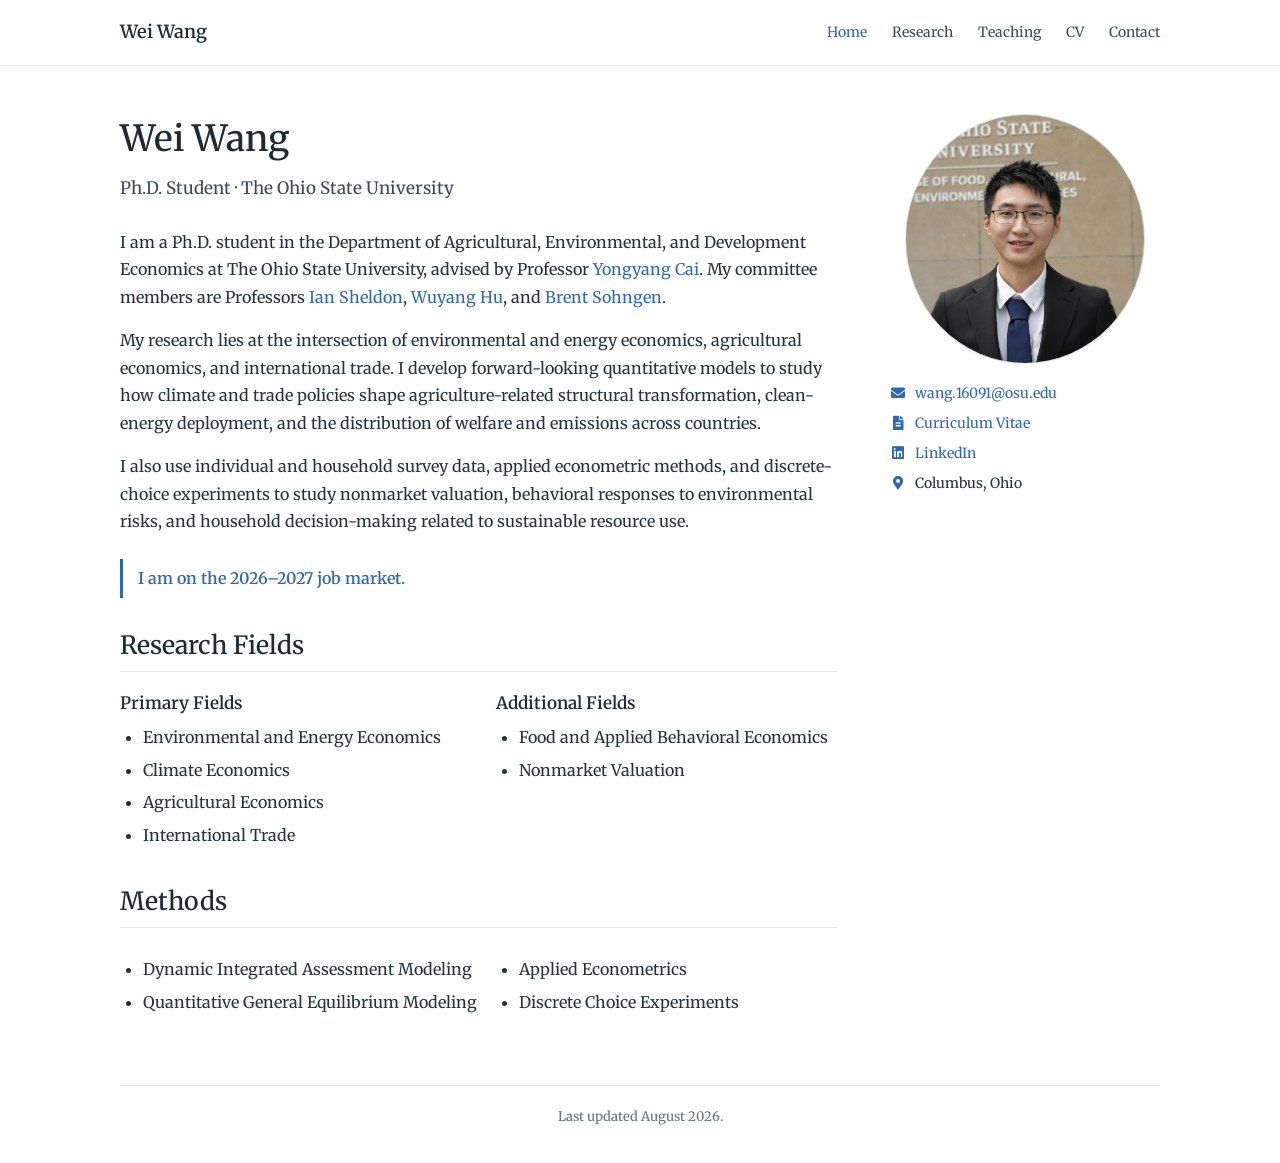
<file: index.html>
<!DOCTYPE html>
<html lang="en">
<head>
    <meta charset="UTF-8">
<meta name="viewport" content="width=device-width, initial-scale=1.0">
    <meta http-equiv="Cache-Control" content="no-cache, no-store, must-revalidate">
    <meta http-equiv="Pragma" content="no-cache">
    <meta http-equiv="Expires" content="0">
<meta name="author" content="Wei Wang">
<link rel="stylesheet"
      href="https://fonts.googleapis.com/css2?family=Merriweather:wght@300;400;500;600&display=swap">
<link rel="stylesheet"
      href="https://cdnjs.cloudflare.com/ajax/libs/font-awesome/5.15.3/css/all.min.css">
<link rel="stylesheet" href="styles.css?v=20260829-2339">
    <meta name="description"
          content="Wei Wang is a Ph.D. student in Agricultural, Environmental, and Development Economics at The Ohio State University.">
    <meta name="keywords"
          content="Wei Wang, Environmental Economics, Energy Economics, Climate Economics, Agricultural Economics, International Trade, Integrated Assessment Modeling, Applied Econometrics, Discrete Choice Experiments">
    <meta property="og:title" content="Wei Wang | The Ohio State University">
    <meta property="og:description"
          content="Research in environmental economics, energy economics, agricultural economics, international trade, climate policy, and household environmental decision-making.">
    <meta property="og:type" content="website">
    <meta property="og:url" content="https://weiwang-econ.github.io/">
    <title>Wei Wang | The Ohio State University</title>
</head>
<body>
    <nav class="top-nav">
    <div class="nav-container">
        <a class="site-name" href="index.html?v=20260829-2339">Wei Wang</a>
        <div class="nav-links">
            <a href="index.html?v=20260829-2339" class="active">Home</a>
            <a href="research.html?v=20260829-2339">Research</a>
            <a href="teaching.html?v=20260829-2339">Teaching</a>
            <a href="Wei_Wang_CV_20260805.pdf" target="_blank" rel="noopener">CV</a>
            <a href="contact.html?v=20260829-2339">Contact</a>
        </div>
    </div>
</nav>

    <div class="page-shell">
        <main class="content">
            <section class="section">
                <h1>Wei Wang</h1>
                <p class="page-subtitle">
                    Ph.D. Student · The Ohio State University
                </p>

                <p class="lead">
                    I am a Ph.D. student in the Department of Agricultural,
                    Environmental, and Development Economics at The Ohio State University,
                    advised by Professor
                    <a href="https://cfaes.osu.edu/person/yongyang-cai" target="_blank" rel="noopener">Yongyang Cai</a>.
                    My committee members are Professors
                    <a href="https://cfaes.osu.edu/person/ian-sheldon" target="_blank" rel="noopener">Ian Sheldon</a>,
                    <a href="https://cfaes.osu.edu/person/wuyang-hu" target="_blank" rel="noopener">Wuyang Hu</a>,
                    and
                    <a href="https://cfaes.osu.edu/person/brent-sohngen" target="_blank" rel="noopener">Brent Sohngen</a>.
                </p>

                <p>
                    My research lies at the intersection of environmental and energy economics,
                    agricultural economics, and international trade. I develop forward-looking
                    quantitative models to study how climate and trade policies shape
                    agriculture-related structural transformation, clean-energy deployment, and the
                    distribution of welfare and emissions across countries.
                </p>

                <p>
                    I also use individual and household survey data, applied econometric methods,
                    and discrete-choice experiments to study nonmarket valuation, behavioral
                    responses to environmental risks, and household decision-making related to
                    sustainable resource use.
                </p>

                <p class="job-market-note">
                    I am on the 2026–2027 job market.
                </p>
            </section>
            <section class="section home-fields-section">
                <h2 class="section-title">Research Fields</h2>

                <div class="fields-columns">
                    <div class="field-column">
                        <h3 class="field-subtitle">Primary Fields</h3>
                        <ul class="field-list">
                            <li>Environmental and Energy Economics</li>
                            <li>Climate Economics</li>
                            <li>Agricultural Economics</li>
                            <li>International Trade</li>
                        </ul>
                    </div>

                    <div class="field-column">
                        <h3 class="field-subtitle">Additional Fields</h3>
                        <ul class="field-list">
                            <li>Food and Applied Behavioral Economics</li>
                            <li>Nonmarket Valuation</li>
                        </ul>
                    </div>
                </div>
            </section>

            
            
            <section class="section home-methods-section">
                <h2 class="section-title">Methods</h2>

                <div class="methods-columns">
                    <div class="method-column method-column-modeling">
                        <ul class="field-list method-list">
                            <li>Dynamic Integrated Assessment Modeling</li>
                            <li>Quantitative General Equilibrium Modeling</li>
                        </ul>
                    </div>

                    <div class="method-column method-column-empirical">
                        <ul class="field-list method-list">
                            <li>Applied Econometrics</li>
                            <li>Discrete Choice Experiments</li>
                        </ul>
                    </div>
                </div>
            </section>
        </main>

        <aside class="profile-card">
    <img class="profile-photo" src="wei-wang-profile-20260719.jpg" alt="Wei Wang">
    <div class="profile-contact">
        <a href="mailto:wang.16091@osu.edu">
            <i class="fas fa-envelope" aria-hidden="true"></i>
            <span>wang.16091@osu.edu</span>
        </a>
        <a href="Wei_Wang_CV_20260805.pdf" target="_blank" rel="noopener">
            <i class="fas fa-file-alt" aria-hidden="true"></i>
            <span>Curriculum Vitae</span>
        </a>
        <a href="https://www.linkedin.com/in/wei-wang-a7671337b" target="_blank" rel="noopener">
            <i class="fab fa-linkedin" aria-hidden="true"></i>
            <span>LinkedIn</span>
        </a>
        <span>
            <i class="fas fa-map-marker-alt" aria-hidden="true"></i>
            <span>Columbus, Ohio</span>
        </span>
    </div>
</aside>
    </div>

    <footer class="footer">
    Last updated August 2026.
</footer>
</body>
</html>
</file>
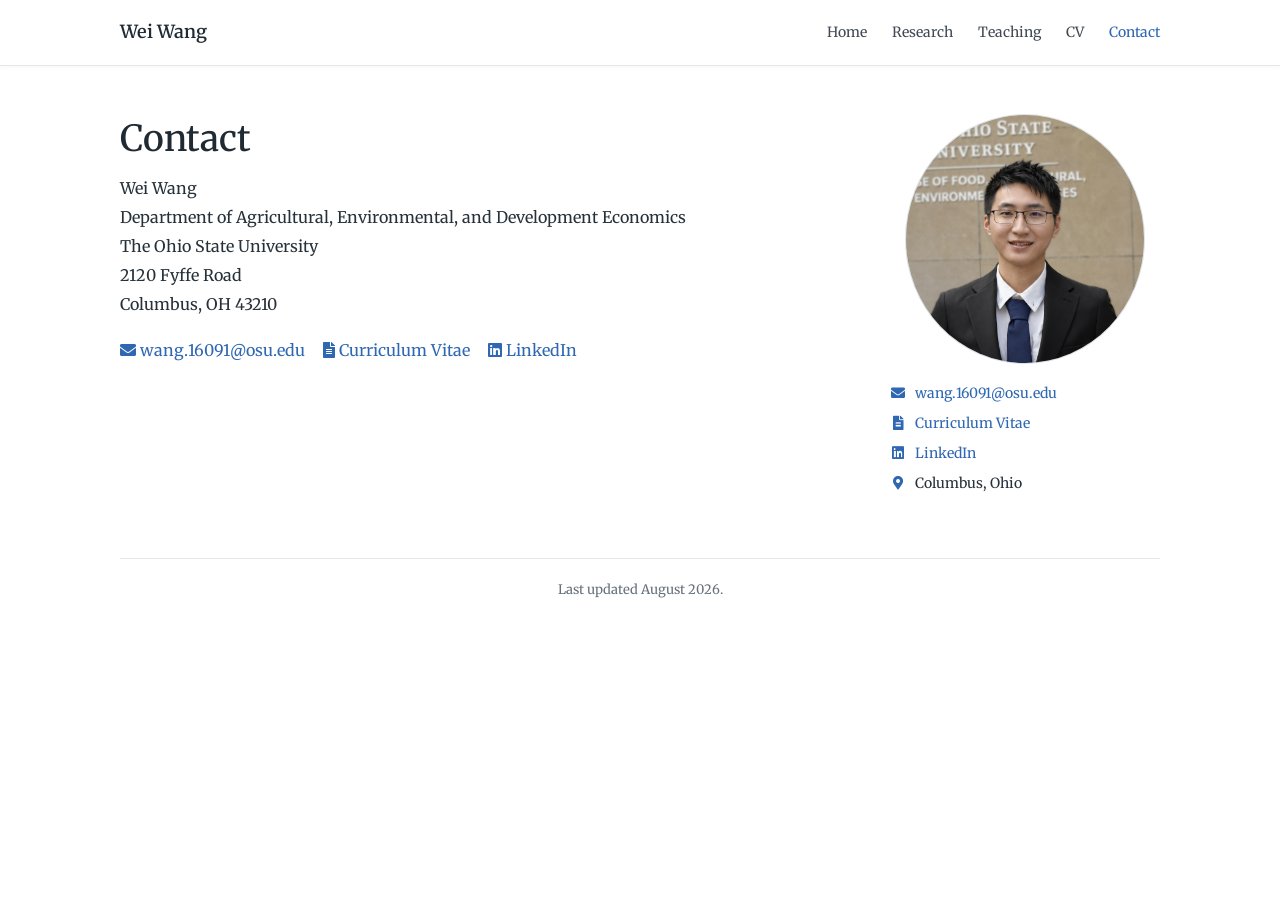
<file: contact.html>
<!DOCTYPE html>
<html lang="en">
<head>
    <meta charset="UTF-8">
<meta name="viewport" content="width=device-width, initial-scale=1.0">
    <meta http-equiv="Cache-Control" content="no-cache, no-store, must-revalidate">
    <meta http-equiv="Pragma" content="no-cache">
    <meta http-equiv="Expires" content="0">
<meta name="author" content="Wei Wang">
<link rel="stylesheet"
      href="https://fonts.googleapis.com/css2?family=Merriweather:wght@300;400;500;600&display=swap">
<link rel="stylesheet"
      href="https://cdnjs.cloudflare.com/ajax/libs/font-awesome/5.15.3/css/all.min.css">
<link rel="stylesheet" href="styles.css?v=20260829-2339">
    <meta name="description" content="Contact information for Wei Wang at The Ohio State University.">
    <title>Contact | Wei Wang</title>
</head>
<body>
    <nav class="top-nav">
    <div class="nav-container">
        <a class="site-name" href="index.html?v=20260829-2339">Wei Wang</a>
        <div class="nav-links">
            <a href="index.html?v=20260829-2339">Home</a>
            <a href="research.html?v=20260829-2339">Research</a>
            <a href="teaching.html?v=20260829-2339">Teaching</a>
            <a href="Wei_Wang_CV_20260805.pdf" target="_blank" rel="noopener">CV</a>
            <a href="contact.html?v=20260829-2339" class="active">Contact</a>
        </div>
    </div>
</nav>

    <div class="page-shell">
        <main class="content">
            <section class="section">
                <h1>Contact</h1>

                <div class="contact-block">
                    <p>
                        Wei Wang<br>
                        Department of Agricultural, Environmental, and Development Economics<br>
                        The Ohio State University<br>
                        2120 Fyffe Road<br>
                        Columbus, OH 43210
                    </p>

                    <div class="contact-actions">
                        <a href="mailto:wang.16091@osu.edu">
                            <i class="fas fa-envelope" aria-hidden="true"></i>
                            wang.16091@osu.edu
                        </a>
                        <a href="Wei_Wang_CV_20260805.pdf" target="_blank" rel="noopener">
                            <i class="fas fa-file-alt" aria-hidden="true"></i>
                            Curriculum Vitae
                        </a>
                        <a href="https://www.linkedin.com/in/wei-wang-a7671337b" target="_blank" rel="noopener">
                            <i class="fab fa-linkedin" aria-hidden="true"></i>
                            LinkedIn
                        </a>
                    </div>
                </div>
            </section>
        </main>

        <aside class="profile-card">
    <img class="profile-photo" src="wei-wang-profile-20260719.jpg" alt="Wei Wang">
    <div class="profile-contact">
        <a href="mailto:wang.16091@osu.edu">
            <i class="fas fa-envelope" aria-hidden="true"></i>
            <span>wang.16091@osu.edu</span>
        </a>
        <a href="Wei_Wang_CV_20260805.pdf" target="_blank" rel="noopener">
            <i class="fas fa-file-alt" aria-hidden="true"></i>
            <span>Curriculum Vitae</span>
        </a>
        <a href="https://www.linkedin.com/in/wei-wang-a7671337b" target="_blank" rel="noopener">
            <i class="fab fa-linkedin" aria-hidden="true"></i>
            <span>LinkedIn</span>
        </a>
        <span>
            <i class="fas fa-map-marker-alt" aria-hidden="true"></i>
            <span>Columbus, Ohio</span>
        </span>
    </div>
</aside>
    </div>

    <footer class="footer">
    Last updated August 2026.
</footer>
</body>
</html>
</file>
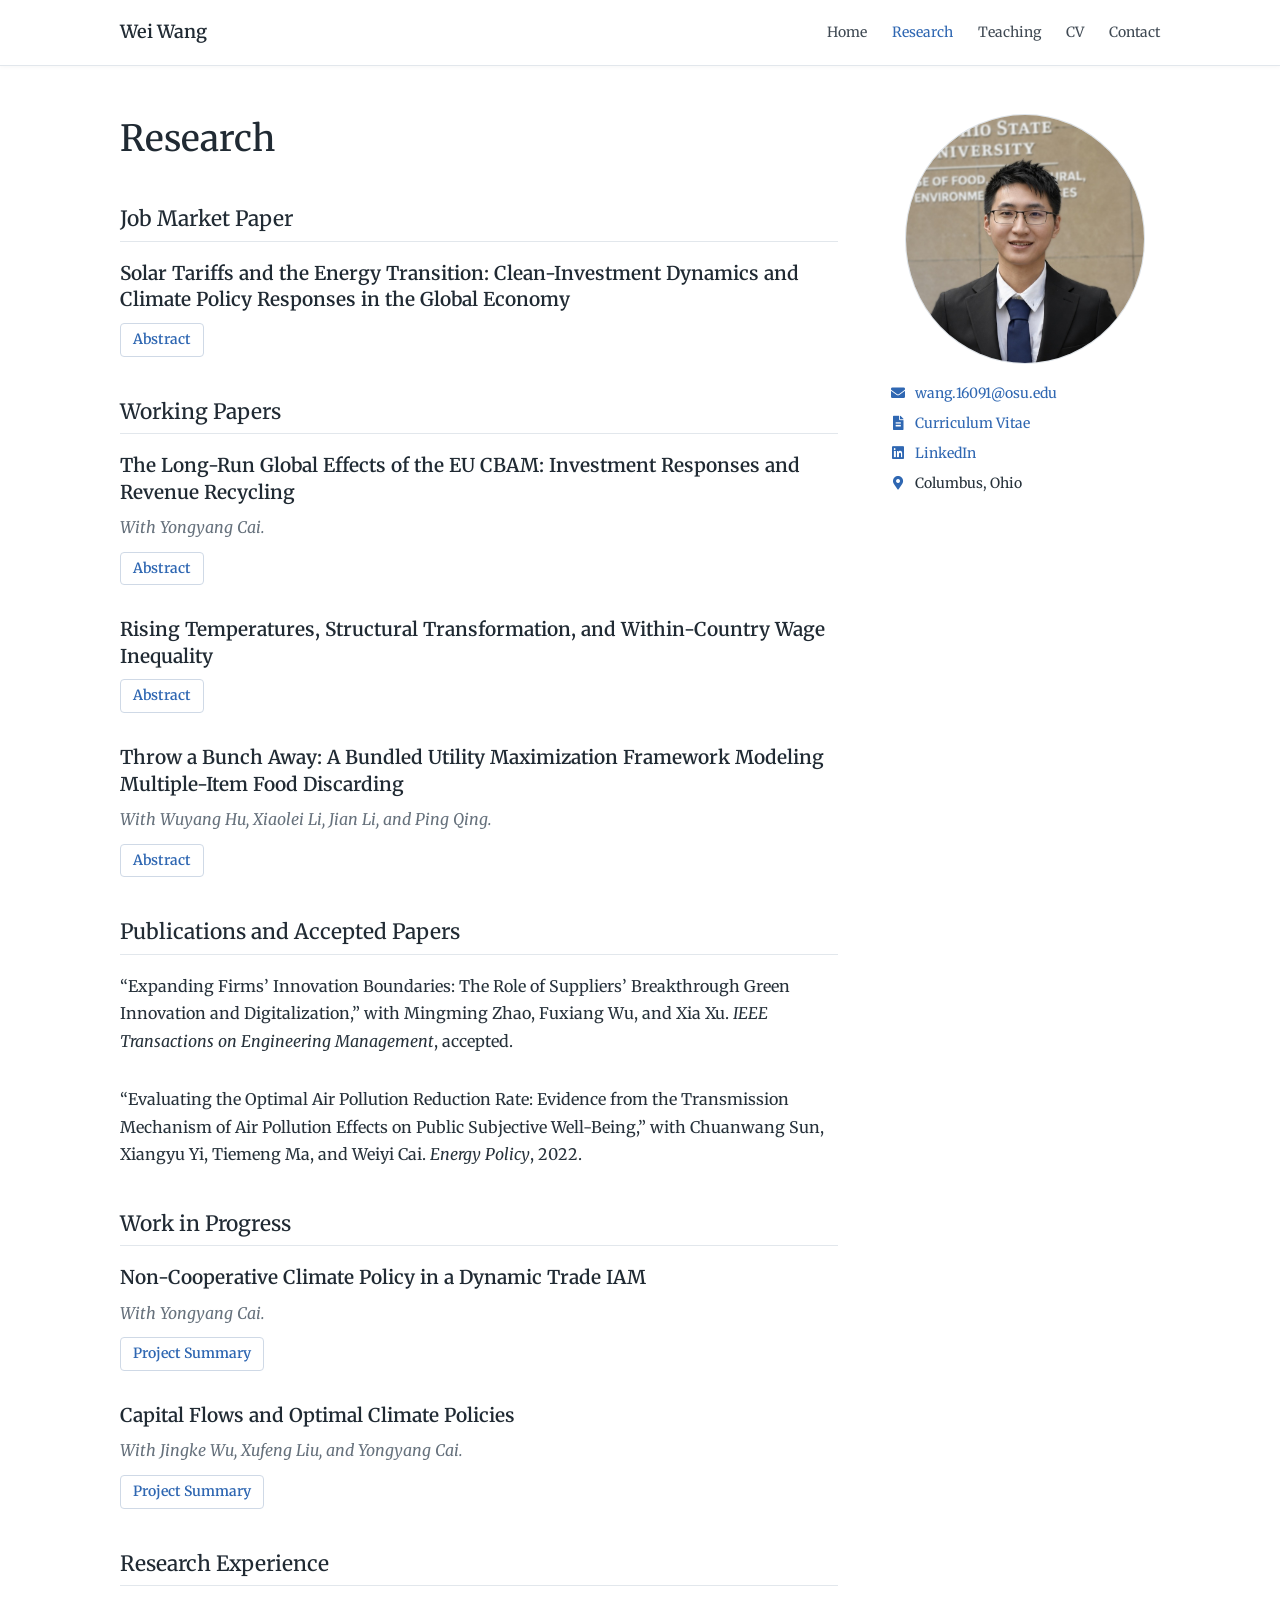
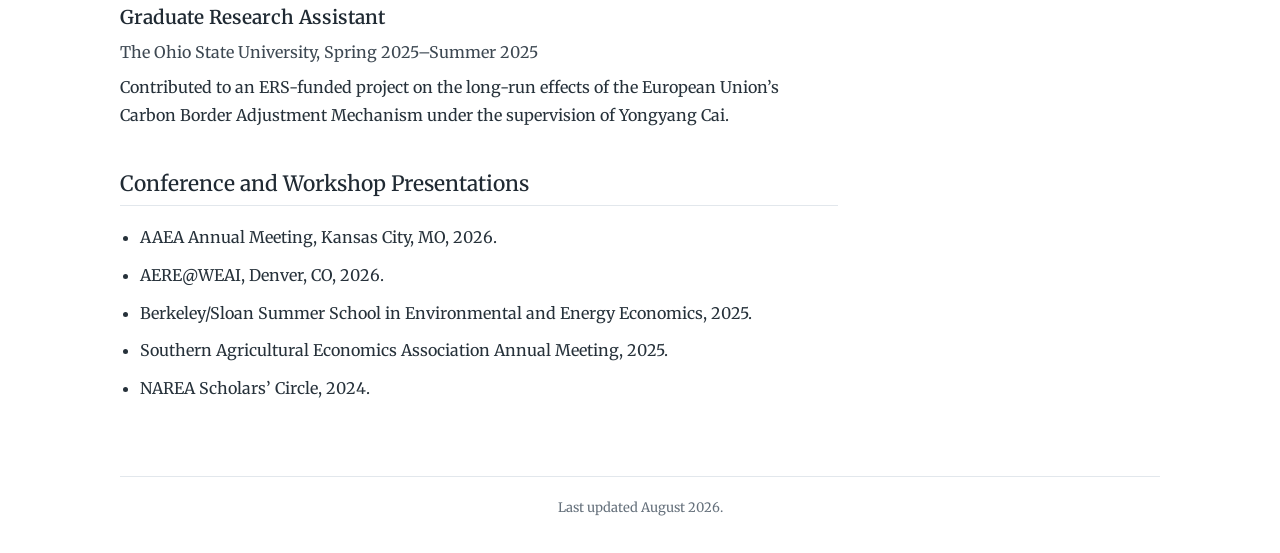
<file: research.html>
<!DOCTYPE html>
<html lang="en">
<head>
    <meta charset="UTF-8">
<meta name="viewport" content="width=device-width, initial-scale=1.0">
    <meta http-equiv="Cache-Control" content="no-cache, no-store, must-revalidate">
    <meta http-equiv="Pragma" content="no-cache">
    <meta http-equiv="Expires" content="0">
<meta name="author" content="Wei Wang">
<link rel="stylesheet"
      href="https://fonts.googleapis.com/css2?family=Merriweather:wght@300;400;500;600&display=swap">
<link rel="stylesheet"
      href="https://cdnjs.cloudflare.com/ajax/libs/font-awesome/5.15.3/css/all.min.css">
<link rel="stylesheet" href="styles.css?v=20260829-2339">
    <meta name="description"
          content="Research by Wei Wang in environmental and energy economics, international trade, and climate economics.">
    <title>Research | Wei Wang</title>
</head>
<body>
    <nav class="top-nav">
    <div class="nav-container">
        <a class="site-name" href="index.html?v=20260829-2339">Wei Wang</a>
        <div class="nav-links">
            <a href="index.html?v=20260829-2339">Home</a>
            <a href="research.html?v=20260829-2339" class="active">Research</a>
            <a href="teaching.html?v=20260829-2339">Teaching</a>
            <a href="Wei_Wang_CV_20260805.pdf" target="_blank" rel="noopener">CV</a>
            <a href="contact.html?v=20260829-2339">Contact</a>
        </div>
    </div>
</nav>

    <div class="page-shell">
        <main class="content">
            <section class="section">
                <h1>Research</h1>

                <h2 class="subsection-title">Job Market Paper</h2>
                <div class="paper">
                    <h3>Solar Tariffs and the Energy Transition: Clean-Investment Dynamics and Climate Policy Responses in the Global Economy</h3>
                    <details class="content-toggle">
                        <summary>Abstract</summary>
                        <div class="toggle-content">
                            <p>Trade protection can support domestic clean-energy manufacturing, but the same products are also capital goods needed for decarbonization. This paper studies that tension in the context of U.S. tariffs on imported solar modules. The central mechanism is that tariffs expand domestic module production while raising the cost of renewable investment, slowing clean-capacity accumulation and increasing emissions. Because countries adjust climate policy and the effects spill across trade partners and the global climate, the domestic gains from protection must be weighed against delayed decarbonization and cross-country welfare losses. The results show that U.S. welfare is hump-shaped in the tariff: moderate protection can be beneficial, but higher tariffs increasingly undermine the energy transition.</p>
                        </div>
                    </details>
                </div>

                <h2 class="subsection-title">Working Papers</h2>

                <div class="paper">
                    <h3>The Long-Run Global Effects of the EU CBAM: Investment Responses and Revenue Recycling</h3>
                    <p class="paper-meta">With Yongyang Cai.</p>
                    <details class="content-toggle">
                        <summary>Abstract</summary>
                        <div class="toggle-content">
                            <p>
                                The EU CBAM is a long-term climate policy, yet its long-run global effects
                                remain insufficiently understood. This paper develops a forward-looking,
                                multi-region dynamic general equilibrium model with endogenous investment
                                and energy transition, sector-level bilateral trade, and climate–economy
                                feedbacks. Allowing productive capital and generation capacity to adjust
                                endogenously increases cumulative emissions reductions through the end of
                                the century by about one-third, mainly because CBAM slows future capital and
                                capacity accumulation rather than inducing stronger reallocation toward
                                cleaner sectors. Revenue use is therefore central to policy design:
                                lump-sum transfers mainly redistribute welfare, while renewable-investment
                                subsidies generate much larger emissions reductions even without
                                learning-by-doing—especially when directed to exporting regions—with
                                learning-by-doing strengthening these gains further, but also producing
                                uneven regional welfare effects.
                            </p>
                        </div>
                    </details>
                </div>

                <div class="paper">
                    <h3>Rising Temperatures, Structural Transformation, and Within-Country Wage Inequality</h3>
                    <details class="content-toggle">
                        <summary>Abstract</summary>
                        <div class="toggle-content">
                            <p>
                                This paper combines individual-level panel data from the China Family Panel
                                Studies with county-level weather data to examine how rising temperatures
                                affect the skill premium. A 1°C increase in annual average temperature lowers
                                the skill premium by approximately 1 percentage point and is accompanied by a
                                2.4-percentage-point shift in employment from the tertiary to the secondary
                                sector. The results suggest that temperature-induced structural transformation
                                toward more climate-exposed and less skill-intensive sectors is an important
                                mechanism.
                            </p>
                        </div>
                    </details>
                </div>

                <div class="paper">
                    <h3>Throw a Bunch Away: A Bundled Utility Maximization Framework Modeling Multiple-Item Food Discarding</h3>
                    <p class="paper-meta">With Wuyang Hu, Xiaolei Li, Jian Li, and Ping Qing.</p>
                    <details class="content-toggle">
                        <summary>Abstract</summary>
                        <div class="toggle-content">
                            <p>
                                This paper develops and empirically tests a bundled utility maximization
                                framework for household decisions to discard multiple near-expiration food
                                items. We find significant, non-monotonic bundle effects: after controlling
                                for food attributes, the additional utility is positive for discarding one
                                item or all items, but negative for discarding exactly two. These findings
                                imply that food-waste interventions targeting individual products may
                                mispredict household behavior unless they account for the combinations of
                                foods households face.
                            </p>
                        </div>
                    </details>
                </div>

                <h2 class="subsection-title">Publications and Accepted Papers</h2>

                <div class="paper">
                    <p>
                        “Expanding Firms’ Innovation Boundaries: The Role of Suppliers’ Breakthrough
                        Green Innovation and Digitalization,” with Mingming Zhao, Fuxiang Wu, and Xia Xu.
                        <em>IEEE Transactions on Engineering Management</em>, accepted.
                    </p>
                </div>

                <div class="paper">
                    <p>
                        “Evaluating the Optimal Air Pollution Reduction Rate: Evidence from the
                        Transmission Mechanism of Air Pollution Effects on Public Subjective
                        Well-Being,” with Chuanwang Sun, Xiangyu Yi, Tiemeng Ma, and Weiyi Cai.
                        <em>Energy Policy</em>, 2022.
                    </p>
                </div>

                <h2 class="subsection-title">Work in Progress</h2>

                <div class="paper">
                    <h3>Non-Cooperative Climate Policy in a Dynamic Trade IAM</h3>
                    <p class="paper-meta">With Yongyang Cai.</p>
                    <details class="content-toggle">
                        <summary>Project Summary</summary>
                        <div class="toggle-content">
                            <p>
                                This project develops an algorithm for solving non-cooperative climate
                                policies in dynamic, multi-region integrated assessment models with bilateral
                                trade and forward-looking investment.
                            </p>
                        </div>
                    </details>
                </div>

                <div class="paper">
                    <h3>Capital Flows and Optimal Climate Policies</h3>
                    <p class="paper-meta">With Jingke Wu, Xufeng Liu, and Yongyang Cai.</p>
                    <details class="content-toggle">
                        <summary>Project Summary</summary>
                        <div class="toggle-content">
                            <p>
                                This project studies how international capital flows, clean and dirty energy
                                investment, and technology spillovers affect optimal climate policy across
                                developed and developing regions.
                            </p>
                        </div>
                    </details>
                </div>


                <h2 class="subsection-title">Research Experience</h2>

                <div class="experience-item">
                    <h3>Graduate Research Assistant</h3>
                    <p class="experience-meta">
                        The Ohio State University, Spring 2025–Summer 2025
                    </p>
                    <p>
                        Contributed to an ERS-funded project on the long-run effects of the
                        European Union’s Carbon Border Adjustment Mechanism under the
                        supervision of Yongyang Cai.
                    </p>
                </div>

                <h2 class="subsection-title">Conference and Workshop Presentations</h2>
                <ul class="presentation-list">
                    <li>AAEA Annual Meeting, Kansas City, MO, 2026.</li>
                    <li>AERE@WEAI, Denver, CO, 2026.</li>
                    <li>Berkeley/Sloan Summer School in Environmental and Energy Economics, 2025.</li>
                    <li>Southern Agricultural Economics Association Annual Meeting, 2025.</li>
                    <li>NAREA Scholars’ Circle, 2024.</li>
                </ul>
            </section>
        </main>

        <aside class="profile-card">
    <img class="profile-photo" src="wei-wang-profile-20260719.jpg" alt="Wei Wang">
    <div class="profile-contact">
        <a href="mailto:wang.16091@osu.edu">
            <i class="fas fa-envelope" aria-hidden="true"></i>
            <span>wang.16091@osu.edu</span>
        </a>
        <a href="Wei_Wang_CV_20260805.pdf" target="_blank" rel="noopener">
            <i class="fas fa-file-alt" aria-hidden="true"></i>
            <span>Curriculum Vitae</span>
        </a>
        <a href="https://www.linkedin.com/in/wei-wang-a7671337b" target="_blank" rel="noopener">
            <i class="fab fa-linkedin" aria-hidden="true"></i>
            <span>LinkedIn</span>
        </a>
        <span>
            <i class="fas fa-map-marker-alt" aria-hidden="true"></i>
            <span>Columbus, Ohio</span>
        </span>
    </div>
</aside>
    </div>

    <footer class="footer">
    Last updated August 2026.
</footer>
</body>
</html>
</file>
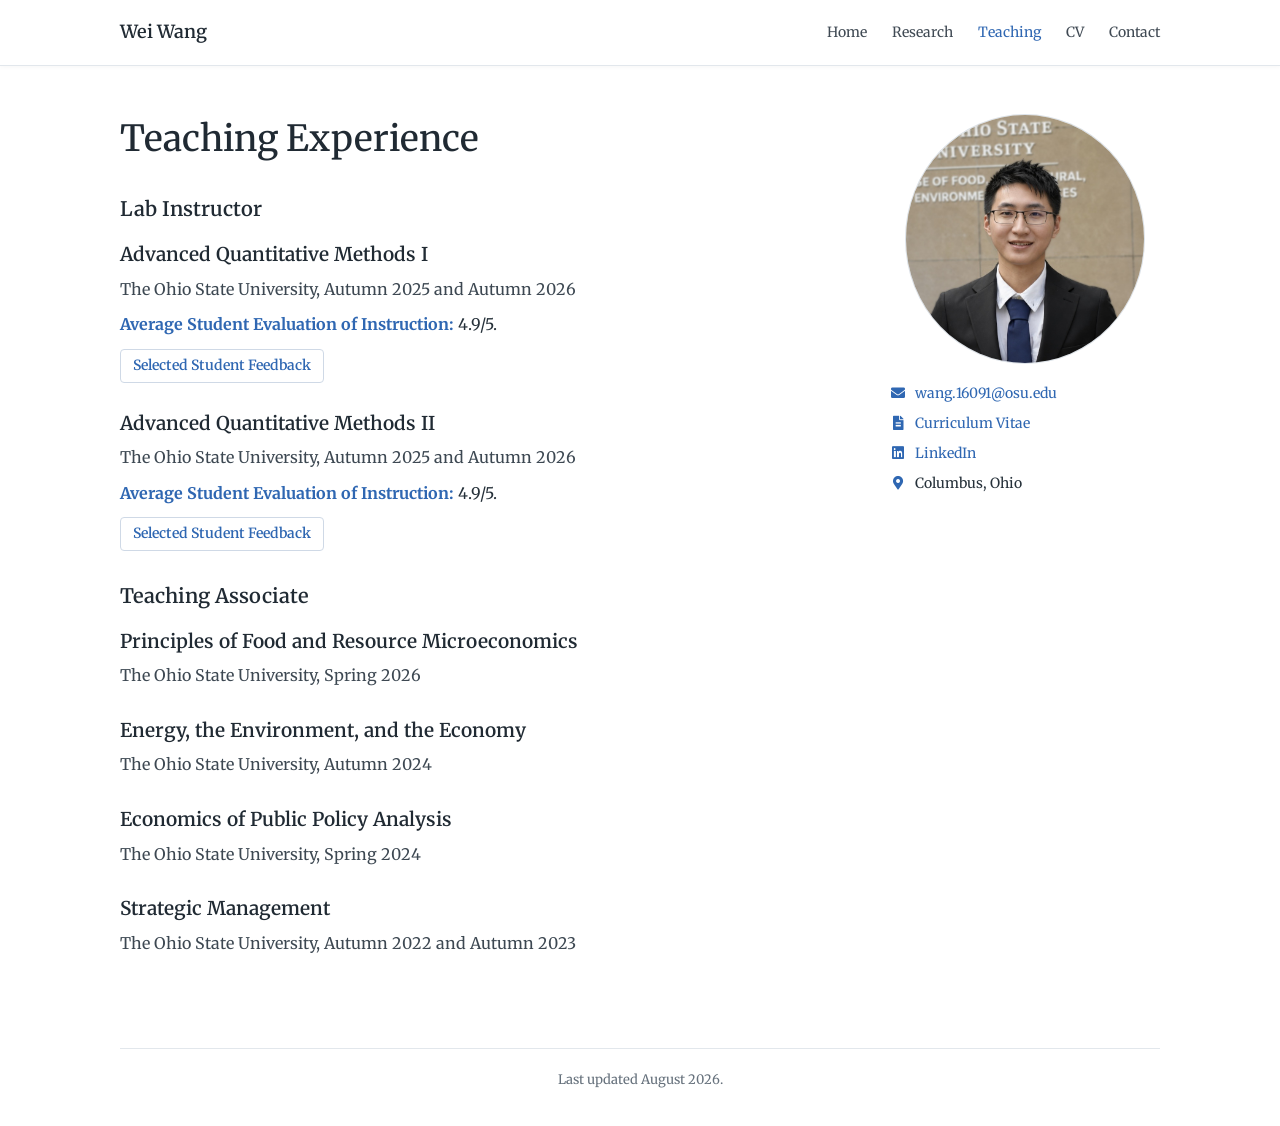
<file: teaching.html>
<!DOCTYPE html>
<html lang="en">
<head>
    <meta charset="UTF-8">
<meta name="viewport" content="width=device-width, initial-scale=1.0">
    <meta http-equiv="Cache-Control" content="no-cache, no-store, must-revalidate">
    <meta http-equiv="Pragma" content="no-cache">
    <meta http-equiv="Expires" content="0">
<meta name="author" content="Wei Wang">
<link rel="stylesheet"
      href="https://fonts.googleapis.com/css2?family=Merriweather:wght@300;400;500;600&display=swap">
<link rel="stylesheet"
      href="https://cdnjs.cloudflare.com/ajax/libs/font-awesome/5.15.3/css/all.min.css">
<link rel="stylesheet" href="styles.css?v=20260829-2339">
    <meta name="description" content="Teaching experience of Wei Wang at The Ohio State University.">
    <title>Teaching | Wei Wang</title>
</head>
<body>
    <nav class="top-nav">
    <div class="nav-container">
        <a class="site-name" href="index.html?v=20260829-2339">Wei Wang</a>
        <div class="nav-links">
            <a href="index.html?v=20260829-2339">Home</a>
            <a href="research.html?v=20260829-2339">Research</a>
            <a href="teaching.html?v=20260829-2339" class="active">Teaching</a>
            <a href="Wei_Wang_CV_20260805.pdf" target="_blank" rel="noopener">CV</a>
            <a href="contact.html?v=20260829-2339">Contact</a>
        </div>
    </div>
</nav>

    <div class="page-shell">
        <main class="content">
            <section class="section">
                <h1>Teaching Experience</h1>

                <h2 class="teaching-role-title">Lab Instructor</h2>

                <div class="course teaching-course-entry">
                    <h3>Advanced Quantitative Methods I</h3>
                    <p class="teaching-institution">
                        The Ohio State University, Autumn 2025 and Autumn 2026
                    </p>
                    <p class="teaching-rating">
                        <strong>Average Student Evaluation of Instruction:</strong> 4.9/5.
                    </p>

                    <details class="content-toggle feedback-toggle">
                        <summary>Selected Student Feedback</summary>
                        <div class="toggle-content feedback-content">
                            <blockquote>“Wei is an exceptional instructor who cares about his student and often goes out of his way to not only teach us the material but also accommodate our questions and concerns while preparing his sessions. He is extremely well organized, thorough and punctual to our TA sessions. He is also very accessible outside the classroom and is deeply committed to helping his students.”</blockquote>
                            <blockquote>“One of the most effective aspects of this course was our TA’s exceptional dedication to helping every student truly understand and apply the methods taught in class. He was always patient and approachable, answering every question with clarity and enthusiasm. His teaching philosophy centered on ensuring that we not only learned the material but also knew how to use it in real-world applications. He carefully prepared fully functional code examples and guided us through the problem-solving process, which greatly enhanced our productivity and confidence. His genuine passion for teaching made the class both enjoyable and inspiring, and his consistent support motivated us to engage more deeply with the course content.”</blockquote>
                            <blockquote>“I would request to NOT change anything. This has been an exceptional learning experience.”</blockquote>
                        </div>
                    </details>
                </div>

                <div class="course teaching-course-entry">
                    <h3>Advanced Quantitative Methods II</h3>
                    <p class="teaching-institution">
                        The Ohio State University, Autumn 2025 and Autumn 2026
                    </p>
                    <p class="teaching-rating">
                        <strong>Average Student Evaluation of Instruction:</strong> 4.9/5.
                    </p>

                    <details class="content-toggle feedback-toggle">
                        <summary>Selected Student Feedback</summary>
                        <div class="toggle-content feedback-content">
                            <blockquote>“Wei was consistently respectful and highly committed to his teaching responsibilities. For every assignment, he provided thorough and detailed feedback for all students, which was extremely helpful for understanding our code and improving our work. His explanations were clear and patient, and they greatly strengthened my learning process. Every session with him was both enjoyable and genuinely valuable—we truly learned practical and meaningful skills from his class.”</blockquote>
                            <blockquote>“Extremely well prepared sessions with clear learning objectives outlined. Very helpful sessions when it comes to thinking through problem sets and how to approach them.”</blockquote>
                        </div>
                    </details>
                </div>

                <h2 class="teaching-role-title">Teaching Associate</h2>

                <div class="course teaching-course-entry">
                    <h3>Principles of Food and Resource Microeconomics</h3>
                    <p class="teaching-institution">
                        The Ohio State University, Spring 2026
                    </p>
                </div>

                <div class="course teaching-course-entry">
                    <h3>Energy, the Environment, and the Economy</h3>
                    <p class="teaching-institution">
                        The Ohio State University, Autumn 2024
                    </p>
                </div>

                <div class="course teaching-course-entry">
                    <h3>Economics of Public Policy Analysis</h3>
                    <p class="teaching-institution">
                        The Ohio State University, Spring 2024
                    </p>
                </div>

                <div class="course teaching-course-entry">
                    <h3>Strategic Management</h3>
                    <p class="teaching-institution">
                        The Ohio State University, Autumn 2022 and Autumn 2023
                    </p>
                </div>
            </section>
        </main>

        <aside class="profile-card">
    <img class="profile-photo" src="wei-wang-profile-20260719.jpg" alt="Wei Wang">
    <div class="profile-contact">
        <a href="mailto:wang.16091@osu.edu">
            <i class="fas fa-envelope" aria-hidden="true"></i>
            <span>wang.16091@osu.edu</span>
        </a>
        <a href="Wei_Wang_CV_20260805.pdf" target="_blank" rel="noopener">
            <i class="fas fa-file-alt" aria-hidden="true"></i>
            <span>Curriculum Vitae</span>
        </a>
        <a href="https://www.linkedin.com/in/wei-wang-a7671337b" target="_blank" rel="noopener">
            <i class="fab fa-linkedin" aria-hidden="true"></i>
            <span>LinkedIn</span>
        </a>
        <span>
            <i class="fas fa-map-marker-alt" aria-hidden="true"></i>
            <span>Columbus, Ohio</span>
        </span>
    </div>
</aside>
    </div>

    <footer class="footer">
    Last updated August 2026.
</footer>
</body>
</html>
</file>
<file: styles.css>
:root {
    --text: #26313a;
    --muted: #66717c;
    --line: #e2e7ec;
    --accent: #2f67b2;
    --background: #ffffff;
    --max-width: 1040px;
}

* {
    box-sizing: border-box;
}

html {
    scroll-behavior: smooth;
}

body {
    margin: 0;
    color: var(--text);
    background: var(--background);
    font-family: "Merriweather", Georgia, serif;
    font-size: 16px;
    line-height: 1.72;
}

a {
    color: var(--accent);
    text-decoration: none;
}

a:hover,
a:focus {
    text-decoration: underline;
    text-underline-offset: 3px;
}

.top-nav {
    position: sticky;
    top: 0;
    z-index: 1000;
    width: 100%;
    background: #ffffff;
    border-bottom: 1px solid var(--line);
    box-shadow: 0 1px 5px rgba(0, 0, 0, 0.04);
}

.nav-container {
    width: calc(100% - 48px);
    max-width: var(--max-width);
    margin: 0 auto;
    padding: 17px 0;
    display: flex;
    align-items: center;
    justify-content: space-between;
    gap: 30px;
}

.site-name {
    color: #202a33;
    font-size: 18px;
    font-weight: 600;
    text-decoration: none;
}

.nav-links {
    display: flex;
    align-items: center;
    flex-wrap: wrap;
    gap: 25px;
}

.nav-links a {
    color: #404a54;
    font-size: 14px;
    text-decoration: none;
}

.nav-links a:hover,
.nav-links a:focus,
.nav-links a.active {
    color: var(--accent);
}

.page-shell {
    width: calc(100% - 48px);
    max-width: var(--max-width);
    margin: 0 auto;
    padding: 48px 0 64px;
    display: grid;
    grid-template-columns: minmax(0, 1fr) 270px;
    gap: 52px;
    align-items: start;
}

.content {
    min-width: 0;
}

.profile-card {
    position: sticky;
    top: 105px;
    align-self: start;
    text-align: center;
}

.profile-photo {
    display: block;
    width: 240px;
    height: 250px;
    margin: 0 auto 19px;
    border-radius: 50%;
    object-fit: cover;
    object-position: center 35%;
    border: 1px solid #dce2e8;
}

.profile-contact {
    display: grid;
    gap: 9px;
    text-align: left;
    font-size: 14px;
    line-height: 1.5;
}

.profile-contact a,
.profile-contact span {
    display: flex;
    align-items: flex-start;
    gap: 9px;
}

.profile-contact i {
    width: 16px;
    margin-top: 3px;
    color: var(--accent);
    text-align: center;
}

h1,
h2,
h3 {
    color: #202a33;
    line-height: 1.4;
}

h1 {
    margin: 0 0 10px;
    font-size: 36px;
    font-weight: 500;
}

.page-subtitle {
    margin: 0 0 25px;
    color: #3d4852;
    font-size: 17px;
}

.lead {
    margin-top: 0;
    font-size: 16px;
}

.job-market-note {
    margin: 23px 0 0;
    padding: 6px 0 6px 15px;
    border-left: 3px solid var(--accent);
    color: var(--accent);
    font-weight: 600;
}

.section {
    margin-top: 40px;
}

.section:first-child {
    margin-top: 0;
}

.section-title {
    margin: 0 0 20px;
    padding-bottom: 8px;
    border-bottom: 1px solid var(--line);
    font-size: 25px;
    font-weight: 500;
}

.subsection-title {
    margin: 40px 0 18px;
    padding-bottom: 7px;
    border-bottom: 1px solid var(--line);
    font-size: 21px;
    font-weight: 500;
}

.paper {
    margin-bottom: 31px;
}

.paper:last-child {
    margin-bottom: 0;
}

.paper h3 {
    margin: 0 0 7px;
    font-size: 19px;
    font-weight: 600;
}

.paper p {
    margin: 9px 0;
}

.paper-meta,
.course-meta {
    color: var(--muted);
    font-style: italic;
}

.label {
    display: inline-block;
    margin: 1px 0 7px;
    color: var(--accent);
    font-weight: 600;
}

.fields-line {
    margin: 9px 0;
}

.fields-line strong,
.teaching-rating strong {
    color: var(--accent);
}

.course {
    margin-bottom: 31px;
}

.course h3 {
    margin: 0 0 7px;
    font-size: 19px;
    font-weight: 600;
}

.course p {
    margin: 8px 0;
}

.teaching-rating {
    margin-top: 10px;
}

.presentation-list {
    margin: 0;
    padding-left: 20px;
}

.presentation-list li {
    margin-bottom: 10px;
}

.contact-block {
    line-height: 1.8;
}

.contact-block p {
    margin: 0 0 18px;
}

.contact-actions {
    display: flex;
    flex-wrap: wrap;
    gap: 18px;
}

.footer {
    width: calc(100% - 48px);
    max-width: var(--max-width);
    margin: 0 auto;
    padding: 20px 0 34px;
    border-top: 1px solid var(--line);
    color: var(--muted);
    font-size: 13px;
    text-align: center;
}

@media (max-width: 800px) {
    .nav-container,
    .page-shell,
    .footer {
        width: calc(100% - 32px);
    }

    .nav-container {
        align-items: flex-start;
        flex-direction: column;
        gap: 12px;
    }

    .nav-links {
        gap: 15px;
    }

    .page-shell {
        grid-template-columns: 1fr;
        gap: 35px;
        padding-top: 32px;
    }

    .profile-card {
        position: static;
        order: -1;
        width: 100%;
        max-width: 260px;
        text-align: left;
    }

    .profile-photo {
        width: 190px;
        height: 198px;
        margin: 0 0 16px;
        border-radius: 50%;
        object-position: center 35%;
    }

    h1 {
        font-size: 31px;
    }
}

/* Compact bullet-style research fields */
.field-subtitle {
    margin: 25px 0 8px;
    font-size: 17px;
    font-weight: 600;
}

.field-list {
    margin: 8px 0 0;
    padding-left: 23px;
}

.field-list li {
    margin-bottom: 5px;
}

/* Collapsible abstracts, project summaries, and student feedback */
.content-toggle {
    margin-top: 10px;
}

.content-toggle summary {
    display: inline-block;
    list-style: none;
    cursor: pointer;
    padding: 6px 12px;
    color: var(--accent);
    background: #ffffff;
    border: 1px solid #cfd9e6;
    border-radius: 4px;
    font-size: 14px;
    font-weight: 600;
    line-height: 1.4;
}

.content-toggle summary::-webkit-details-marker {
    display: none;
}

.content-toggle summary:hover,
.content-toggle summary:focus,
.content-toggle[open] summary {
    background: #f5f8fc;
    text-decoration: none;
}

.toggle-content {
    margin-top: 14px;
    padding-left: 14px;
    border-left: 2px solid var(--line);
}

.toggle-content p:first-child {
    margin-top: 0;
}

.toggle-content p:last-child {
    margin-bottom: 0;
}

.feedback-content blockquote {
    margin: 14px 0;
    padding-left: 14px;
    color: #46525d;
    border-left: 3px solid #d6e0ec;
    font-style: italic;
}

.feedback-content blockquote:first-child {
    margin-top: 0;
}

.feedback-content blockquote:last-child {
    margin-bottom: 0;
}

/* Compact two-column fields and separate Methods section on Home */
.home-fields-section,
.home-methods-section {
    margin-top: 30px;
}

.fields-columns {
    display: grid;
    grid-template-columns: repeat(2, minmax(0, 1fr));
    gap: 34px;
}

.field-column .field-subtitle {
    margin: 0 0 8px;
}

.methods-columns {
    display: grid;
    grid-template-columns: repeat(2, minmax(0, 1fr));
    gap: 34px;
    align-items: start;
}

.method-list {
    margin: 8px 0 0;
    padding-left: 23px;
}

.method-list li {
    margin-bottom: 5px;
}

@media (min-width: 701px) {
    .method-list li {
        white-space: nowrap;
    }
}

@media (max-width: 700px) {
    .fields-columns,
    .methods-columns {
        grid-template-columns: 1fr;
        gap: 8px;
    }

    .fields-columns {
        gap: 22px;
    }
}

/* Teaching role hierarchy and research-experience entry */
.teaching-role-title {
    margin: 31px 0 18px;
    font-size: 20px;
    font-weight: 600;
}

.teaching-course-entry {
    margin-bottom: 27px;
}

.teaching-institution,
.experience-meta {
    margin: 2px 0 7px;
    color: #3d4852;
    font-style: normal;
}

.experience-item {
    margin-bottom: 31px;
}

.experience-item h3 {
    margin: 0 0 7px;
    font-size: 19px;
    font-weight: 600;
}

.experience-item p {
    margin: 8px 0;
}
</file>
